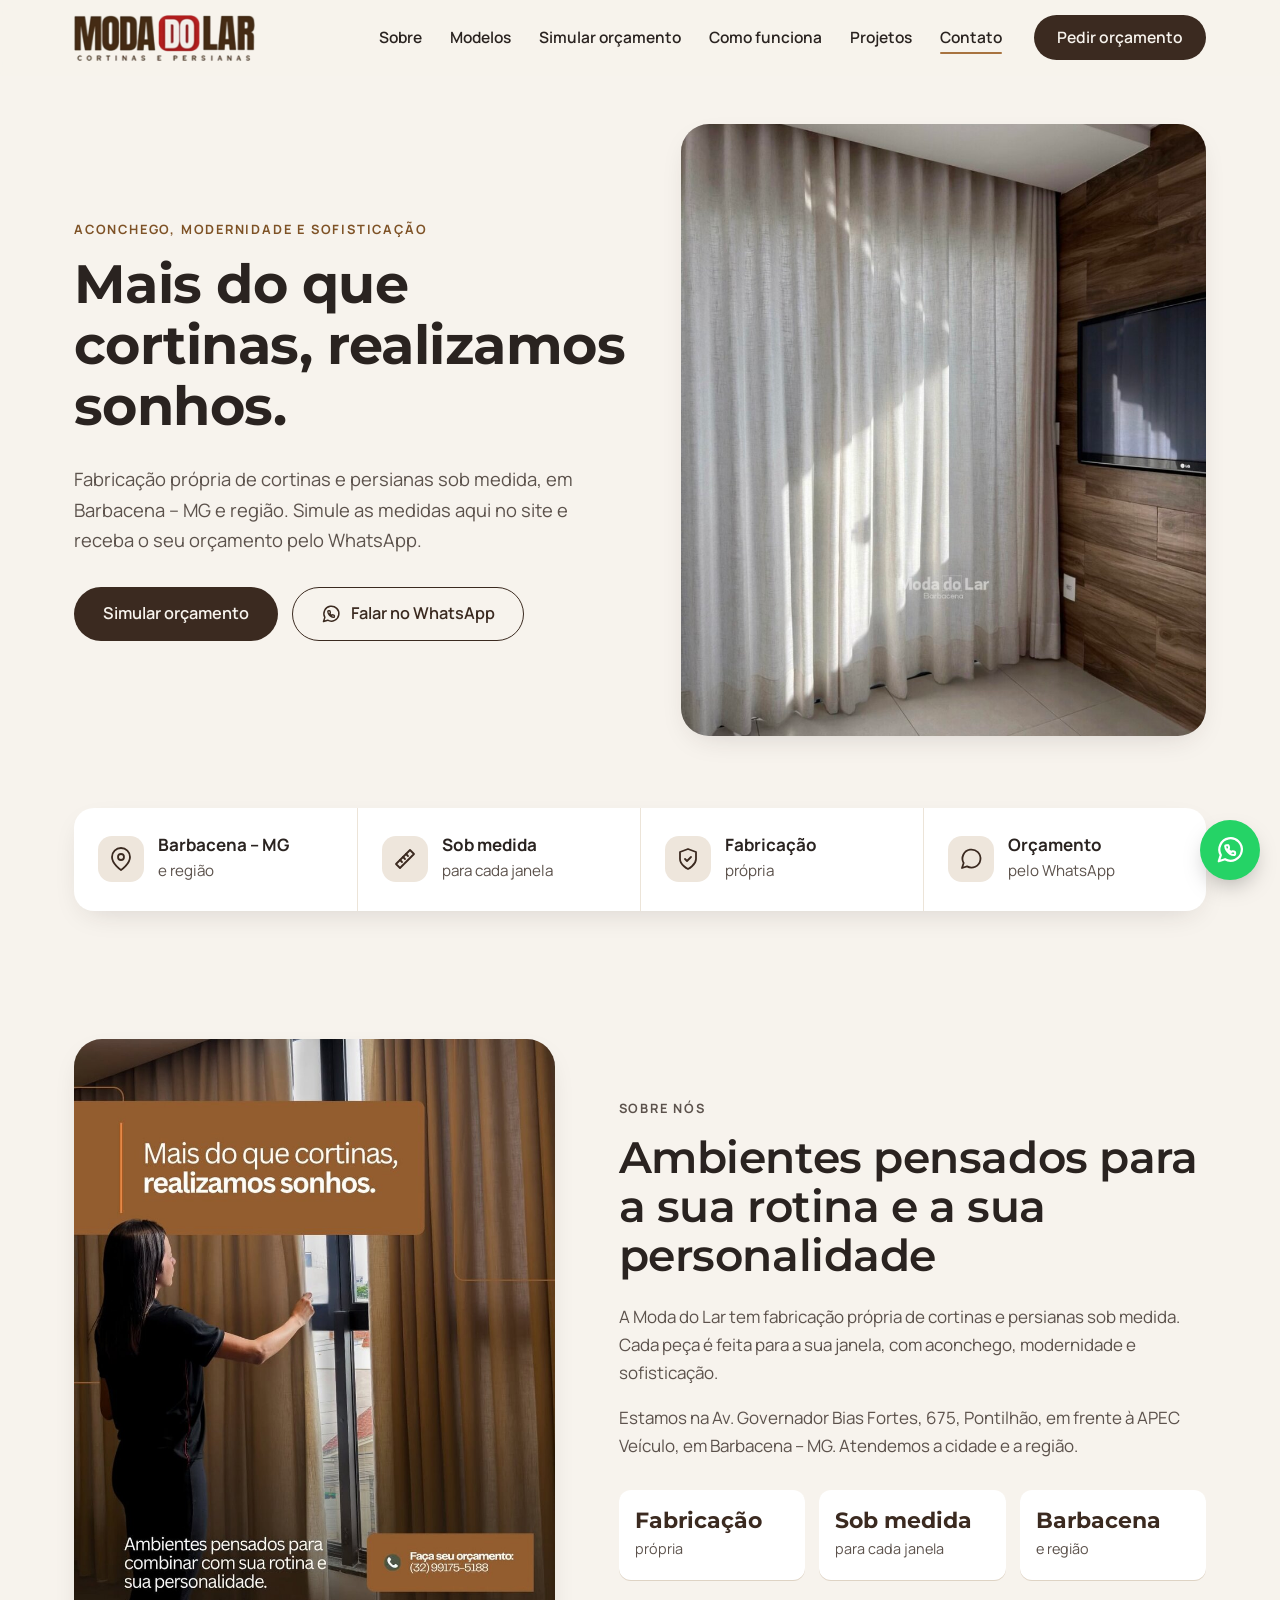
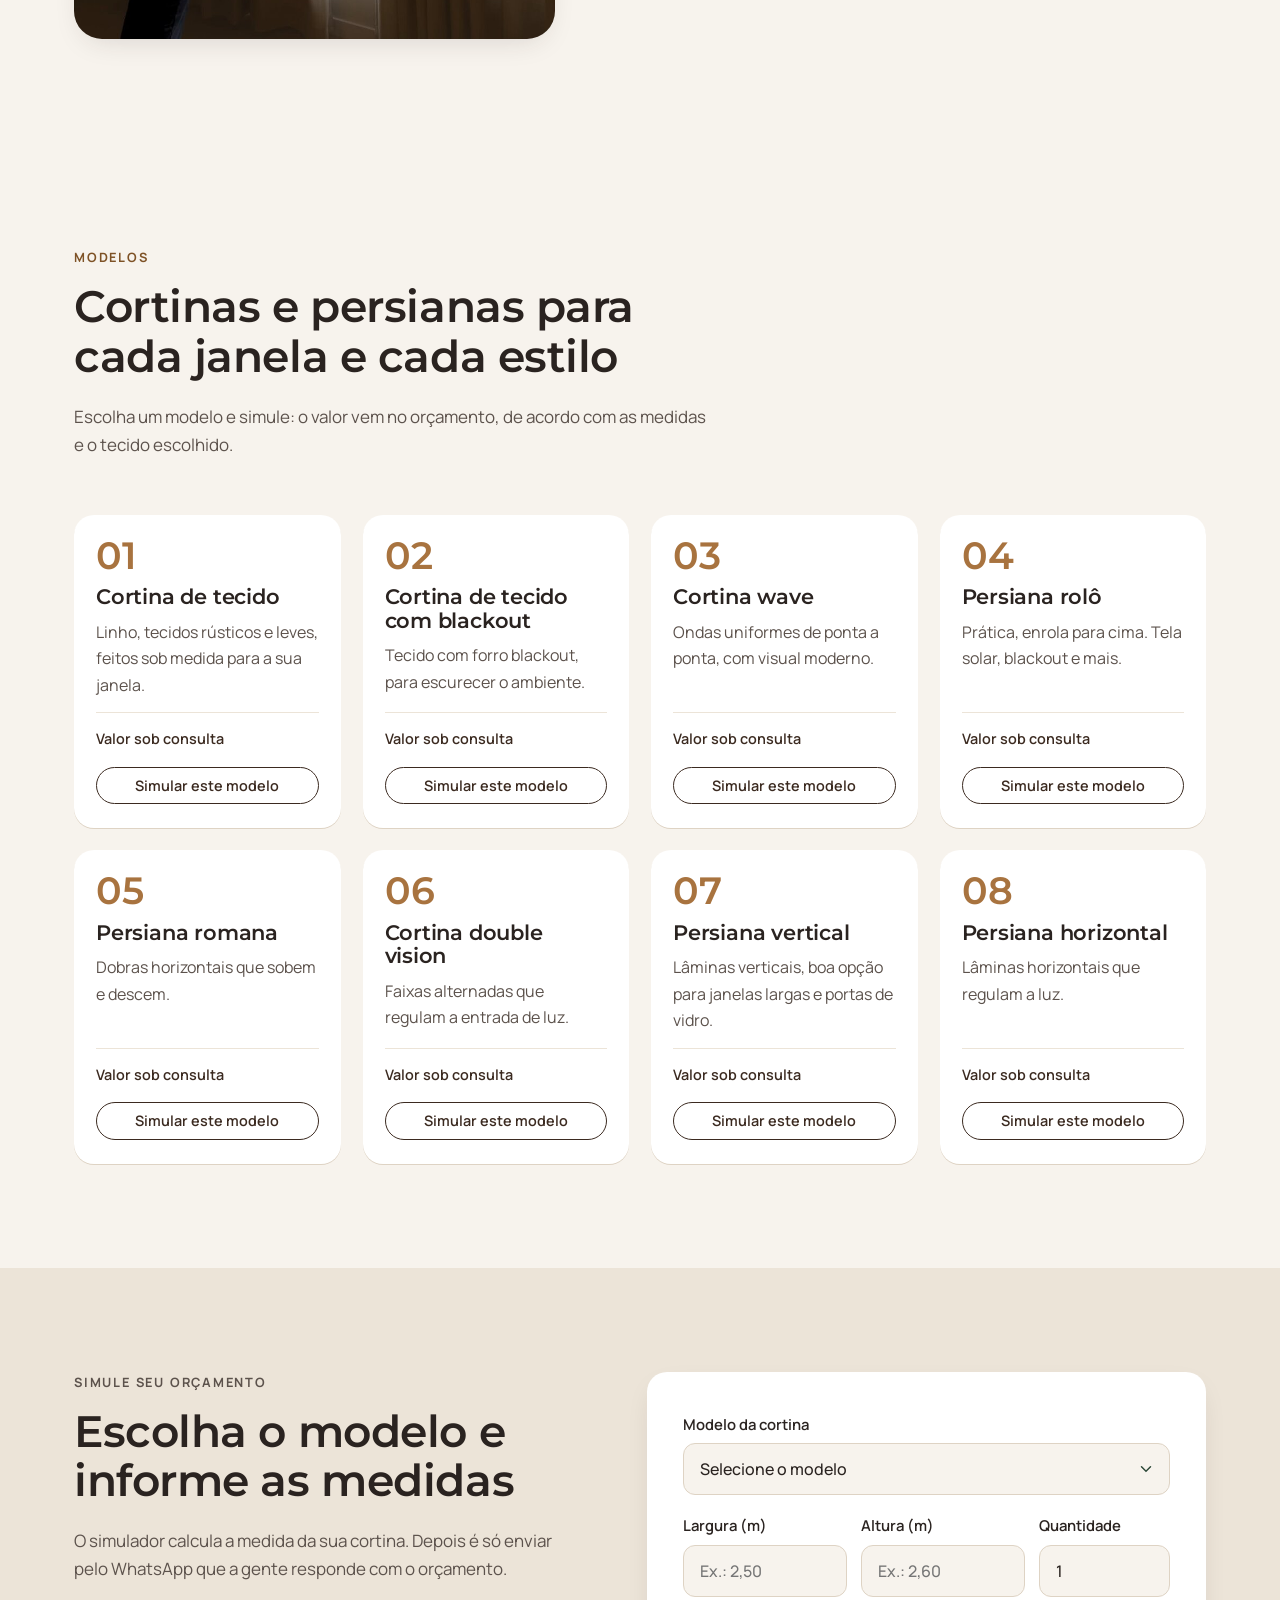
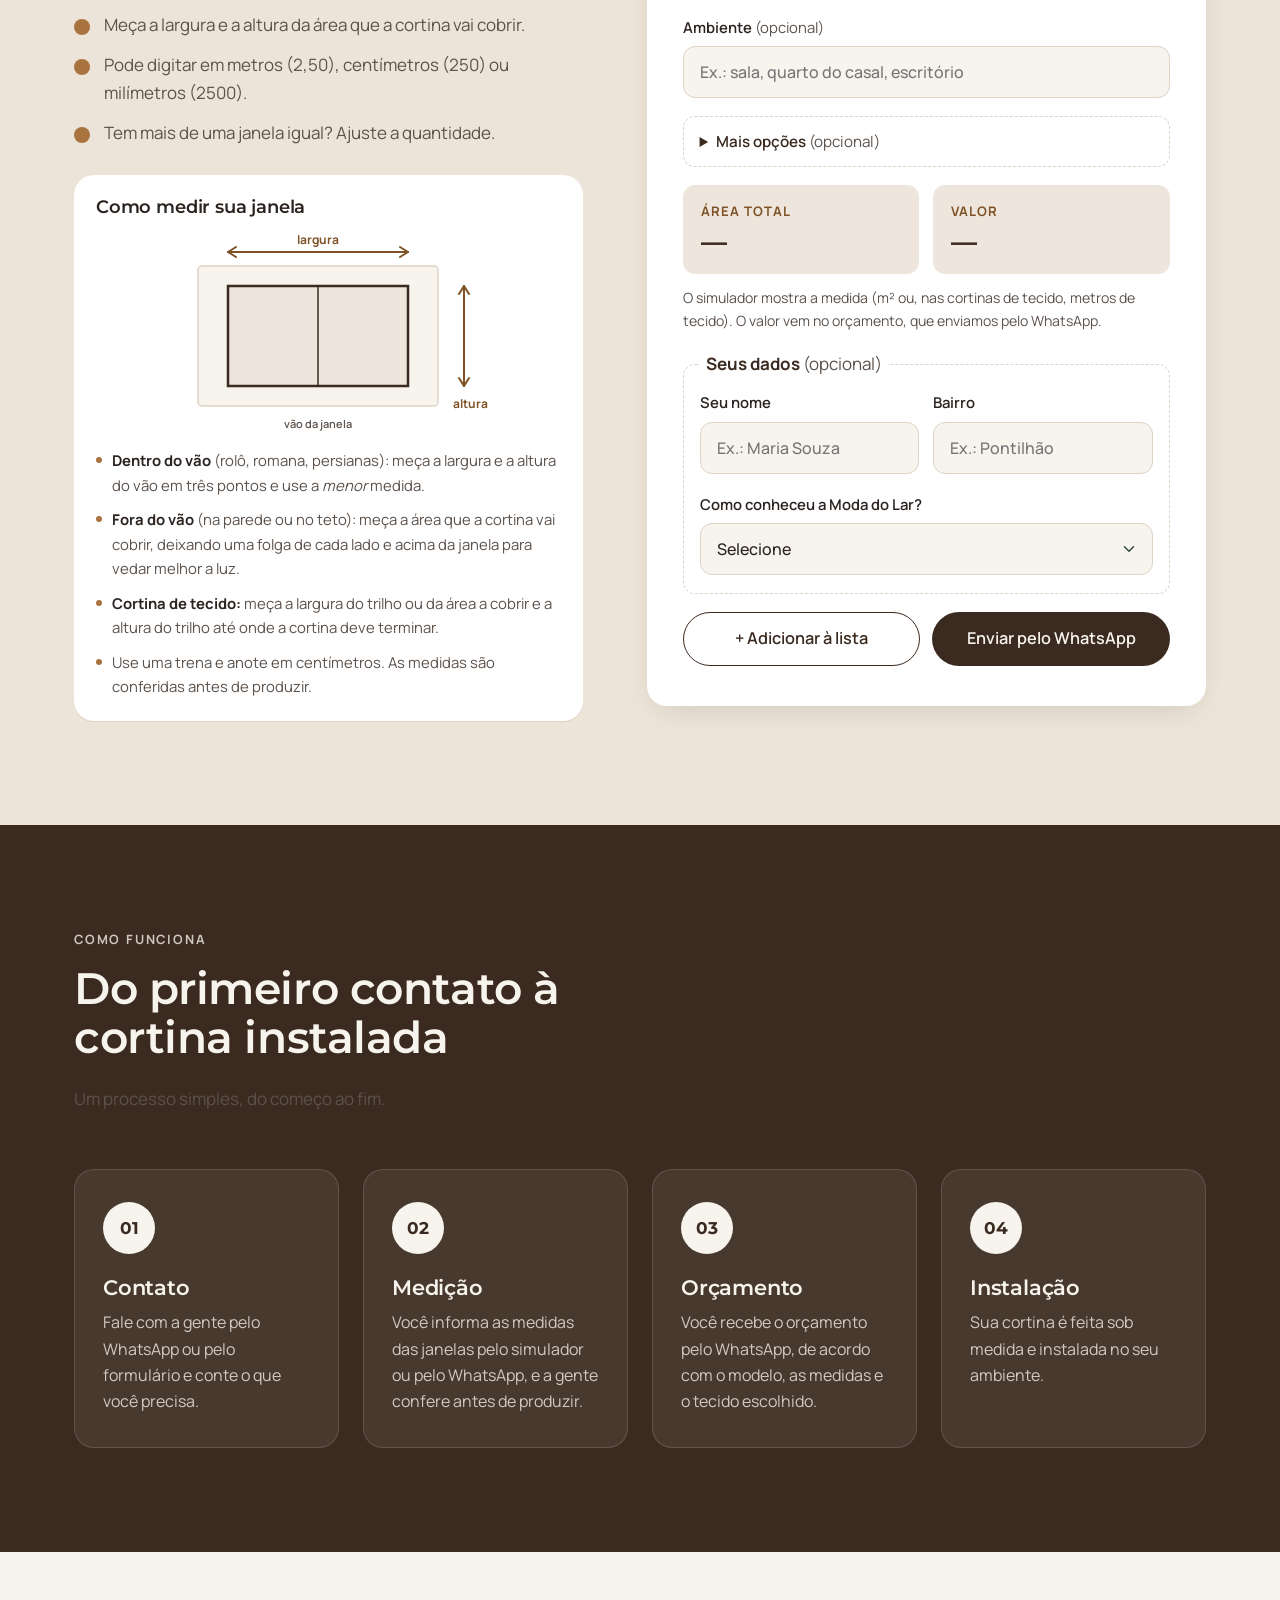
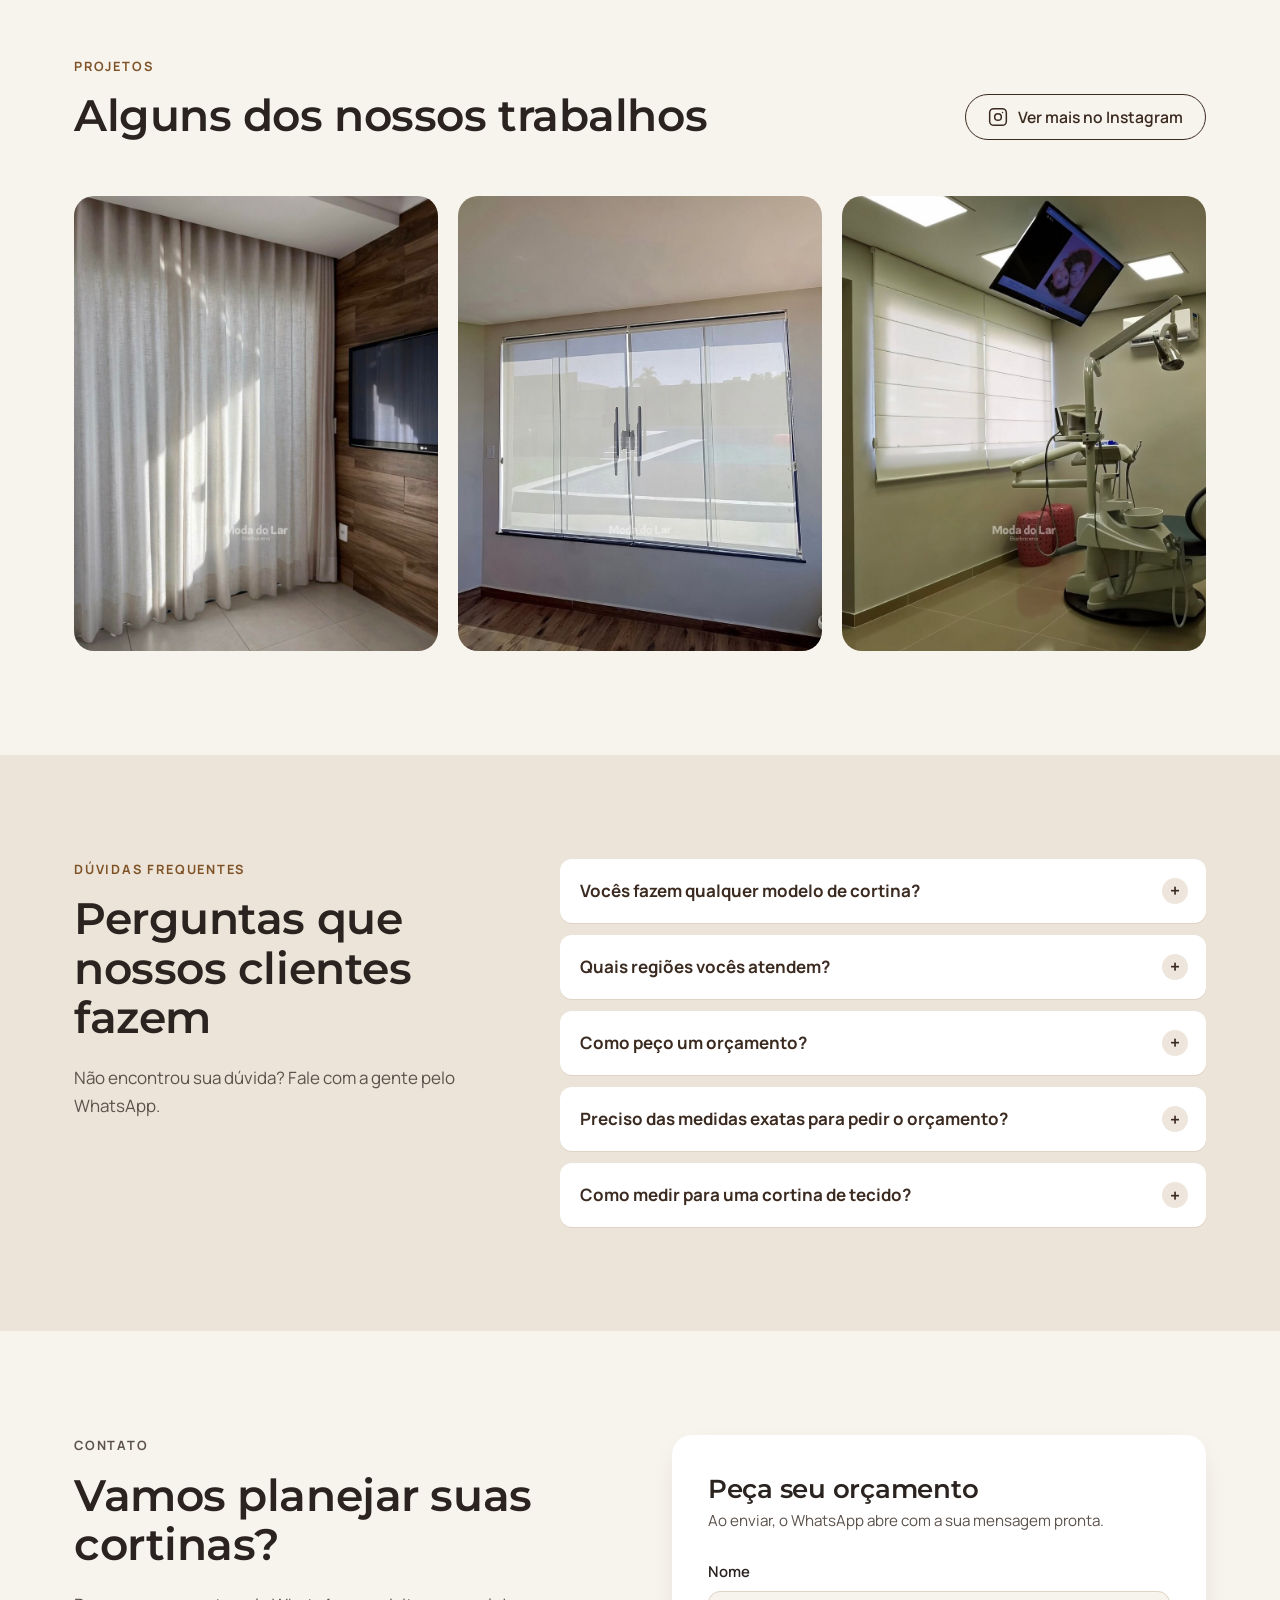
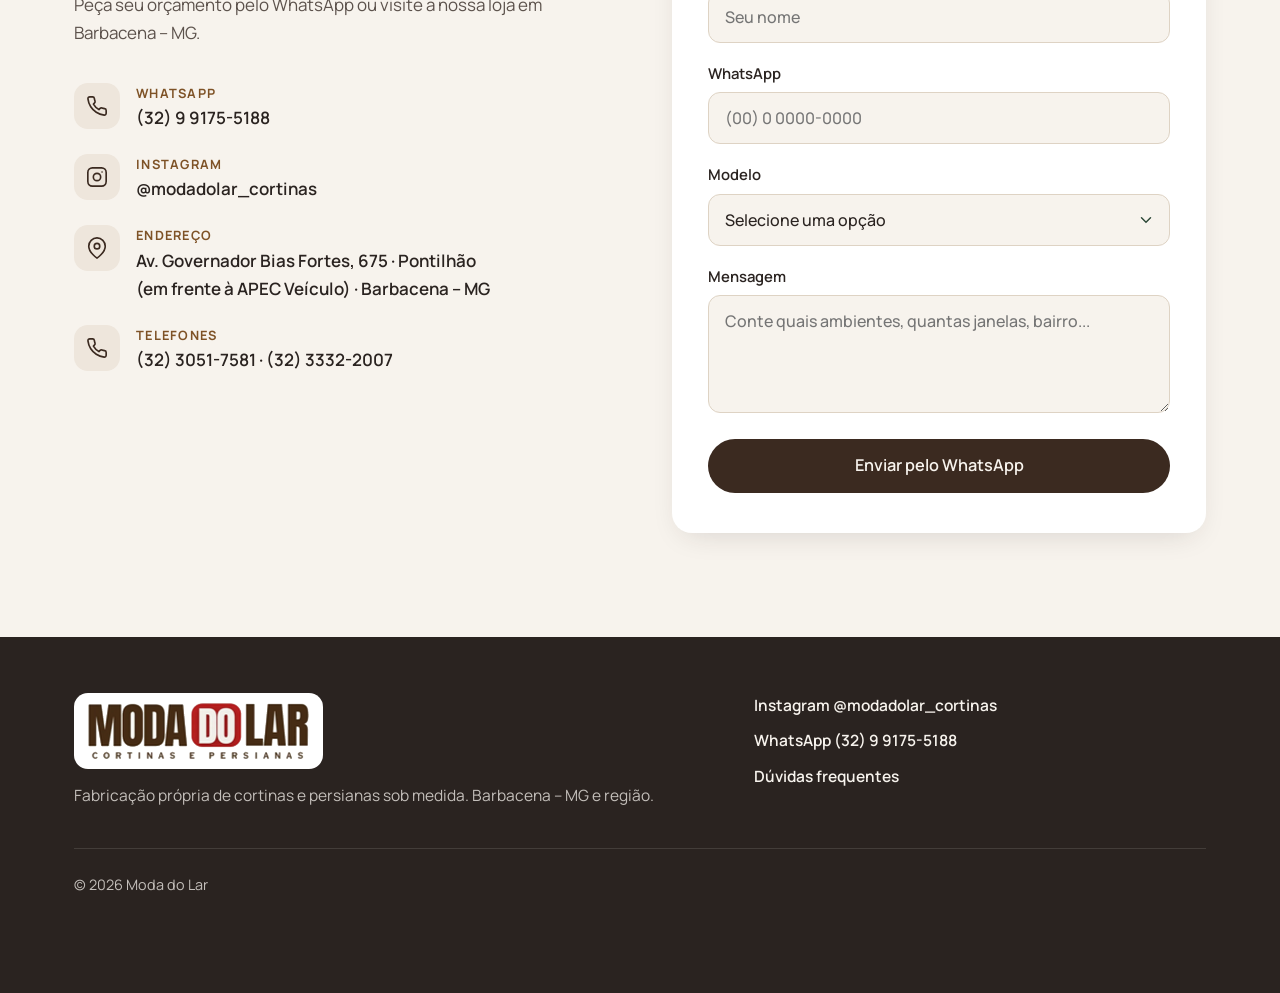
<file: index.html>
<!DOCTYPE html>
<html lang="pt-BR">
<head>
  <meta charset="UTF-8">
  <meta name="viewport" content="width=device-width, initial-scale=1">
  <title>Moda do Lar | Cortinas e persianas sob medida em Barbacena – MG</title>
  <meta name="description" content="Moda do Lar: fabricação própria de cortinas e persianas sob medida. Barbacena – MG e região. Peça seu orçamento pelo WhatsApp.">
  <meta name="theme-color" content="#3B2A20">
  <!-- Prévia para apresentar à cliente: fora do Google até ser aprovada. Remova esta linha ao publicar de vez. -->
  <meta name="robots" content="noindex">
  <meta property="og:type" content="website">
  <meta property="og:locale" content="pt_BR">
  <meta property="og:site_name" content="Moda do Lar">
  <meta property="og:title" content="Moda do Lar | Cortinas e persianas sob medida">
  <meta property="og:description" content="Fabricação própria de cortinas e persianas sob medida. Barbacena – MG e região.">
  <meta property="og:image" content="img/og-image.jpg">
  <meta property="og:image:alt" content="Logo da Moda do Lar Cortinas e Persianas">
  <meta name="twitter:card" content="summary_large_image">
  <link rel="icon" href="img/favicon.png" type="image/png">
  <link rel="apple-touch-icon" href="img/favicon-180.png">
  <link rel="preconnect" href="https://fonts.googleapis.com">
  <link rel="preconnect" href="https://fonts.gstatic.com" crossorigin>
  <link href="https://fonts.googleapis.com/css2?family=Montserrat:wght@500;600;700&family=Manrope:wght@400;500;600;700&display=swap" rel="stylesheet">
  <link rel="stylesheet" href="css/style.css?v=1">
  <script type="application/ld+json">
  {
    "@context": "https://schema.org",
    "@type": "HomeAndConstructionBusiness",
    "name": "Moda do Lar Cortinas e Persianas",
    "description": "Fabricação própria de cortinas e persianas sob medida.",
    "telephone": "+55 32 99175-5188",
    "address": {"@type": "PostalAddress", "streetAddress": "Av. Governador Bias Fortes, 675 - Pontilhão", "addressLocality": "Barbacena", "addressRegion": "MG", "addressCountry": "BR"},
    "areaServed": [{"@type": "City", "name": "Barbacena"}],
    "sameAs": ["https://www.instagram.com/modadolar_cortinas/"]
  }
  </script>
</head>
<body>

  <a class="skip-link" href="#conteudo">Pular para o conteúdo</a>

  <!-- 1. CABEÇALHO -->
  <header class="header" id="topo">
    <div class="container header__inner">
      <a href="#topo" class="logo" aria-label="Moda do Lar, voltar ao início">
        <img src="img/logo-moda.png" alt="Moda do Lar Cortinas e Persianas" width="868" height="220">
      </a>

      <nav class="nav" id="menu" aria-label="Menu principal">
        <ul class="nav__list">
          <li><a href="#sobre" class="nav__link">Sobre</a></li>
          <li><a href="#modelos" class="nav__link">Modelos</a></li>
          <li><a href="#simulador" class="nav__link">Simular orçamento</a></li>
          <li><a href="#como-funciona" class="nav__link">Como funciona</a></li>
          <li><a href="#projetos" class="nav__link">Projetos</a></li>
          <li><a href="#contato" class="nav__link">Contato</a></li>
        </ul>
        <a href="#contato" class="btn btn--primary nav__cta">Pedir orçamento</a>
      </nav>

      <button class="hamburger" type="button" aria-label="Abrir menu" aria-expanded="false" aria-controls="menu">
        <span></span><span></span><span></span>
      </button>
    </div>
  </header>

  <main id="conteudo">

    <!-- 2. HERO -->
    <section class="hero">
      <div class="container hero__inner">
        <div class="hero__text">
          <p class="eyebrow">Aconchego, modernidade e sofisticação</p>
          <h1>Mais do que cortinas, realizamos sonhos.</h1>
          <p class="hero__lead">Fabricação própria de cortinas e persianas sob medida, em Barbacena – MG e região. Simule as medidas aqui no site e receba o seu orçamento pelo WhatsApp.</p>
          <div class="hero__actions">
            <a href="#simulador" class="btn btn--primary btn--lg">Simular orçamento</a>
            <a href="https://wa.me/5532991755188" class="btn btn--outline btn--lg" data-whatsapp data-msg="Olá, Moda do Lar! Vim pelo site e gostaria de mais informações." target="_blank" rel="noopener">
              <svg class="icon" viewBox="0 0 24 24" aria-hidden="true"><path d="M3 21l1.65-4.95A9 9 0 1 1 8 19.4L3 21z"/><g transform="translate(7.3 7.3) scale(.4)" stroke-width="4"><path d="M22 16.92v3a2 2 0 0 1-2.18 2 19.79 19.79 0 0 1-8.63-3.07 19.5 19.5 0 0 1-6-6 19.79 19.79 0 0 1-3.07-8.67A2 2 0 0 1 4.11 2h3a2 2 0 0 1 2 1.72 12.84 12.84 0 0 0 .7 2.81 2 2 0 0 1-.45 2.11L8.09 9.91a16 16 0 0 0 6 6l1.27-1.27a2 2 0 0 1 2.11-.45 12.84 12.84 0 0 0 2.81.7A2 2 0 0 1 22 16.92z"/></g></svg>
              Falar no WhatsApp
            </a>
          </div>
        </div>
        <figure class="hero__media media" data-label="Foto grande: ambiente com cortina instalada (img/hero.jpg)">
          <img src="img/hero.jpg" alt="Cortina de linho em sala com painel de madeira, trabalho da Moda do Lar" fetchpriority="high">
        </figure>
      </div>
    </section>

    <!-- 3. DIFERENCIAIS -->
    <section class="perks" aria-label="Nossos diferenciais">
      <div class="container">
        <ul class="perks__list">
          <li class="perk">
            <svg class="perk__icon" viewBox="0 0 24 24" aria-hidden="true"><path d="M21 10c0 7-9 13-9 13s-9-6-9-13a9 9 0 0 1 18 0z"/><circle cx="12" cy="10" r="3"/></svg>
            <div><strong>Barbacena – MG</strong><span>e região</span></div>
          </li>
          <li class="perk">
            <svg class="perk__icon" viewBox="0 0 24 24" aria-hidden="true"><path d="M3 17 17 3l4 4L7 21z"/><path d="m7 13 2 2M10 10l2 2M13 7l2 2"/></svg>
            <div><strong>Sob medida</strong><span>para cada janela</span></div>
          </li>
          <li class="perk">
            <svg class="perk__icon" viewBox="0 0 24 24" aria-hidden="true"><path d="M12 22s8-4 8-10V5l-8-3-8 3v7c0 6 8 10 8 10z"/><path d="m9 12 2 2 4-4"/></svg>
            <div><strong>Fabricação</strong><span>própria</span></div>
          </li>
          <li class="perk">
            <svg class="perk__icon" viewBox="0 0 24 24" aria-hidden="true"><path d="M3 21l1.65-4.95A9 9 0 1 1 8 19.4L3 21z"/></svg>
            <div><strong>Orçamento</strong><span>pelo WhatsApp</span></div>
          </li>
        </ul>
      </div>
    </section>

    <!-- SOBRE NÓS -->
    <section class="section" id="sobre">
      <div class="container sobre">
        <figure class="media sobre__media" data-label="Foto: ambiente com cortina (img/sobre.jpg)">
          <img src="img/sobre.jpg" alt="Cliente abrindo cortina de tecido, da Moda do Lar" loading="lazy">
        </figure>
        <div class="sobre__texto">
          <p class="eyebrow">Sobre nós</p>
          <h2>Ambientes pensados para a sua rotina e a sua personalidade</h2>
          <p>A Moda do Lar tem fabricação própria de cortinas e persianas sob medida. Cada peça é feita para a sua janela, com aconchego, modernidade e sofisticação.</p>
          <p>Estamos na Av. Governador Bias Fortes, 675, Pontilhão, em frente à APEC Veículo, em Barbacena – MG. Atendemos a cidade e a região.</p>
          <ul class="sobre__destaques">
            <li><strong>Fabricação</strong><span>própria</span></li>
            <li><strong>Sob medida</strong><span>para cada janela</span></li>
            <li><strong>Barbacena</strong><span>e região</span></li>
          </ul>
        </div>
      </div>
    </section>

    <!-- 4. MODELOS -->
    <section class="section" id="modelos">
      <div class="container">
        <div class="section__head">
          <p class="eyebrow">Modelos</p>
          <h2>Cortinas e persianas para cada janela e cada estilo</h2>
          <p>Escolha um modelo e simule: o valor vem no orçamento, de acordo com as medidas e o tecido escolhido.</p>
        </div>

        <div class="products">
          <article class="card product">
            <div class="product__body">
              <span class="product__num" aria-hidden="true">01</span>
              <h3>Cortina de tecido</h3>
              <p>Linho, tecidos rústicos e leves, feitos sob medida para a sua janela.</p>
              <p class="product__price">Valor sob consulta</p>
              <button type="button" class="btn btn--outline btn--sm product__sim" data-modelo="Cortina de tecido">Simular este modelo</button>
            </div>
          </article>
          <article class="card product">
            <div class="product__body">
              <span class="product__num" aria-hidden="true">02</span>
              <h3>Cortina de tecido com blackout</h3>
              <p>Tecido com forro blackout, para escurecer o ambiente.</p>
              <p class="product__price">Valor sob consulta</p>
              <button type="button" class="btn btn--outline btn--sm product__sim" data-modelo="Cortina de tecido com blackout">Simular este modelo</button>
            </div>
          </article>
          <article class="card product">
            <div class="product__body">
              <span class="product__num" aria-hidden="true">03</span>
              <h3>Cortina wave</h3>
              <p>Ondas uniformes de ponta a ponta, com visual moderno.</p>
              <p class="product__price">Valor sob consulta</p>
              <button type="button" class="btn btn--outline btn--sm product__sim" data-modelo="Cortina wave">Simular este modelo</button>
            </div>
          </article>
          <article class="card product">
            <div class="product__body">
              <span class="product__num" aria-hidden="true">04</span>
              <h3>Persiana rolô</h3>
              <p>Prática, enrola para cima. Tela solar, blackout e mais.</p>
              <p class="product__price">Valor sob consulta</p>
              <button type="button" class="btn btn--outline btn--sm product__sim" data-modelo="Persiana rolô">Simular este modelo</button>
            </div>
          </article>
          <article class="card product">
            <div class="product__body">
              <span class="product__num" aria-hidden="true">05</span>
              <h3>Persiana romana</h3>
              <p>Dobras horizontais que sobem e descem.</p>
              <p class="product__price">Valor sob consulta</p>
              <button type="button" class="btn btn--outline btn--sm product__sim" data-modelo="Persiana romana">Simular este modelo</button>
            </div>
          </article>
          <article class="card product">
            <div class="product__body">
              <span class="product__num" aria-hidden="true">06</span>
              <h3>Cortina double vision</h3>
              <p>Faixas alternadas que regulam a entrada de luz.</p>
              <p class="product__price">Valor sob consulta</p>
              <button type="button" class="btn btn--outline btn--sm product__sim" data-modelo="Cortina double vision">Simular este modelo</button>
            </div>
          </article>
          <article class="card product">
            <div class="product__body">
              <span class="product__num" aria-hidden="true">07</span>
              <h3>Persiana vertical</h3>
              <p>Lâminas verticais, boa opção para janelas largas e portas de vidro.</p>
              <p class="product__price">Valor sob consulta</p>
              <button type="button" class="btn btn--outline btn--sm product__sim" data-modelo="Persiana vertical">Simular este modelo</button>
            </div>
          </article>
          <article class="card product">
            <div class="product__body">
              <span class="product__num" aria-hidden="true">08</span>
              <h3>Persiana horizontal</h3>
              <p>Lâminas horizontais que regulam a luz.</p>
              <p class="product__price">Valor sob consulta</p>
              <button type="button" class="btn btn--outline btn--sm product__sim" data-modelo="Persiana horizontal">Simular este modelo</button>
            </div>
          </article>
        </div>
      </div>
    </section>

    <!-- 4b. SIMULADOR DE ORÇAMENTO -->
    <section class="section section--soft" id="simulador">
      <div class="container sim">
        <div class="sim__intro">
          <p class="eyebrow">Simule seu orçamento</p>
          <h2>Escolha o modelo e informe as medidas</h2>
          <p>O simulador calcula a medida da sua cortina. Depois é só enviar pelo WhatsApp que a gente responde com o orçamento.</p>
          <ul class="sim__tips">
            <li>Meça a largura e a altura da área que a cortina vai cobrir.</li>
            <li>Pode digitar em metros (2,50), centímetros (250) ou milímetros (2500).</li>
            <li>Tem mais de uma janela igual? Ajuste a quantidade.</li>
          </ul>
          <div class="medir">
            <h3>Como medir sua janela</h3>
            <svg class="medir__desenho" viewBox="0 0 340 210" role="img" aria-label="Desenho de uma janela mostrando onde medir a largura e a altura">
              <rect x="40" y="38" width="240" height="140" rx="4" class="medir__parede"/>
              <rect x="70" y="58" width="180" height="100" class="medir__vao"/>
              <line x1="160" y1="58" x2="160" y2="158" class="medir__divisao"/>
              <line x1="70" y1="24" x2="250" y2="24" class="medir__seta"/>
              <polyline points="78,19 70,24 78,29" class="medir__seta"/>
              <polyline points="242,19 250,24 242,29" class="medir__seta"/>
              <text x="160" y="16" class="medir__texto">largura</text>
              <line x1="306" y1="58" x2="306" y2="158" class="medir__seta"/>
              <polyline points="301,66 306,58 311,66" class="medir__seta"/>
              <polyline points="301,150 306,158 311,150" class="medir__seta"/>
              <text x="312" y="180" class="medir__texto">altura</text>
              <text x="160" y="200" class="medir__legenda">vão da janela</text>
            </svg>
            <ul class="medir__passos">
              <li><strong>Dentro do vão</strong> (rolô, romana, persianas): meça a largura e a altura do vão em três pontos e use a <em>menor</em> medida.</li>
              <li><strong>Fora do vão</strong> (na parede ou no teto): meça a área que a cortina vai cobrir, deixando uma folga de cada lado e acima da janela para vedar melhor a luz.</li>
              <li><strong>Cortina de tecido:</strong> meça a largura do trilho ou da área a cobrir e a altura do trilho até onde a cortina deve terminar.</li>
              <li>Use uma trena e anote em centímetros. As medidas são conferidas antes de produzir.</li>
            </ul>
          </div>
        </div>

        <form class="card form sim__form" id="form-simulador" novalidate>
          <div class="field">
            <label for="sim-modelo">Modelo da cortina</label>
            <select id="sim-modelo" name="modelo" required>
              <option value="" disabled selected>Selecione o modelo</option>
              <optgroup label="Cortinas">
                <option data-calculo="tecido">Cortina de tecido</option>
                <option data-calculo="tecido">Cortina de tecido com blackout</option>
                <option data-calculo="tecido">Cortina wave</option>
                <option>Persiana rolô</option>
                <option>Persiana romana</option>
                <option>Cortina double vision</option>
              </optgroup>
              <optgroup label="Persianas">
                <option>Persiana vertical</option>
                <option>Persiana horizontal</option>
              </optgroup>
              <optgroup label="Outros">
                <option>Outro modelo</option>
              </optgroup>
            </select>
          </div>

          <div class="sim__row">
            <div class="field">
              <label for="sim-largura">Largura (m)</label>
              <input type="text" id="sim-largura" name="largura" inputmode="decimal" maxlength="7" autocomplete="off" placeholder="Ex.: 2,50" required>
            </div>
            <div class="field">
              <label for="sim-altura">Altura (m)</label>
              <input type="text" id="sim-altura" name="altura" inputmode="decimal" maxlength="7" autocomplete="off" placeholder="Ex.: 2,60" required>
            </div>
            <div class="field sim__qtd">
              <label for="sim-qtd">Quantidade</label>
              <input type="text" id="sim-qtd" name="quantidade" inputmode="numeric" maxlength="2" autocomplete="off" value="1" required>
            </div>
          </div>

          <div class="field">
            <label for="sim-ambiente">Ambiente <span class="field__opt">(opcional)</span></label>
            <input type="text" id="sim-ambiente" name="ambiente" placeholder="Ex.: sala, quarto do casal, escritório">
          </div>

          <!-- Acessório opcional: aparece só nos modelos com data-guia (cortina rolô) -->
          <label class="sim__opcional" id="sim-guia-campo" hidden>
            <input type="checkbox" id="sim-guia" name="guia">
            Incluir guia <span class="field__opt">(opcional)</span>
          </label>

          <details class="sim__extras">
            <summary>Mais opções <span class="field__opt">(opcional)</span></summary>
            <div class="sim__row sim__row--2">
              <div class="field">
                <label for="sim-acionamento">Acionamento</label>
                <select id="sim-acionamento" name="acionamento">
                  <option value="">Tanto faz</option>
                  <option>Manual</option>
                  <option>Motorizado</option>
                </select>
              </div>
              <div class="field">
                <label for="sim-comando">Lado do comando</label>
                <select id="sim-comando" name="comando">
                  <option value="">Tanto faz</option>
                  <option>Esquerdo</option>
                  <option>Direito</option>
                </select>
              </div>
              <div class="field">
                <label for="sim-instalacao">Instalação</label>
                <select id="sim-instalacao" name="instalacao">
                  <option value="">Não sei</option>
                  <option>Dentro do vão</option>
                  <option>Fora do vão (na parede)</option>
                  <option>No teto</option>
                </select>
              </div>
              <div class="field">
                <label for="sim-cor">Cor ou tecido</label>
                <input type="text" id="sim-cor" name="cor" placeholder="Ex.: linho bege, blackout branco">
              </div>
            </div>
          </details>

          <div class="sim__result" aria-live="polite">
            <div>
              <span id="sim-area-rotulo">Área total</span>
              <strong id="sim-area">—</strong>
            </div>
            <div>
              <span>Valor</span>
              <strong id="sim-valor">—</strong>
            </div>
          </div>
          <p class="sim__note sim__calculo" id="sim-calculo" hidden></p>
          <p class="sim__condicoes" id="sim-condicoes" hidden></p>
          <p class="sim__note" id="sim-nota">O simulador mostra a medida (m² ou, nas cortinas de tecido, metros de tecido). O valor vem no orçamento, que enviamos pelo WhatsApp.</p>

          <fieldset class="sim__cliente">
            <legend>Seus dados <span class="field__opt">(opcional)</span></legend>
            <div class="sim__row sim__row--2">
              <div class="field">
                <label for="sim-cliente">Seu nome</label>
                <input type="text" id="sim-cliente" name="cliente" autocomplete="name" maxlength="60" placeholder="Ex.: Maria Souza">
              </div>
              <div class="field">
                <label for="sim-bairro">Bairro</label>
                <input type="text" id="sim-bairro" name="bairro" maxlength="40" placeholder="Ex.: Pontilhão">
              </div>
            </div>
            <div class="field">
              <label for="sim-origem">Como conheceu a Moda do Lar?</label>
              <select id="sim-origem" name="origem">
                <option value="">Selecione</option>
                <option>Instagram</option>
                <option>Google</option>
                <option>Indicação de amigo ou parente</option>
                <option>Arquiteto ou decorador</option>
                <option>Já sou cliente</option>
                <option>Outro</option>
              </select>
            </div>
          </fieldset>

          <p class="form__error" role="alert" hidden></p>

          <div class="sim__actions">
            <button type="button" class="btn btn--outline btn--lg" id="sim-adicionar">+ Adicionar à lista</button>
            <button type="submit" class="btn btn--primary btn--lg">Enviar pelo WhatsApp</button>
          </div>

          <div class="sim__lista" id="sim-lista" hidden>
            <h3>Sua lista de orçamento</h3>
            <ul id="sim-itens"></ul>
            <p class="sim__total">Valor: <strong id="sim-total">—</strong></p>
            <p class="sim__condicoes" id="sim-total-condicoes" hidden></p>
            <p class="sim__note">Tem mais janelas? Preencha as medidas acima e clique em "Adicionar à lista". Ao enviar, a lista inteira vai em uma única mensagem.</p>
          </div>
        </form>
      </div>
    </section>

    <!-- 5. COMO FUNCIONA -->
    <section class="section section--green" id="como-funciona">
      <div class="container">
        <div class="section__head">
          <p class="eyebrow eyebrow--light">Como funciona</p>
          <h2>Do primeiro contato à cortina instalada</h2>
          <p>Um processo simples, do começo ao fim.</p>
        </div>

        <ol class="steps">
          <li class="step">
            <span class="step__num" aria-hidden="true">01</span>
            <h3>Contato</h3>
            <p>Fale com a gente pelo WhatsApp ou pelo formulário e conte o que você precisa.</p>
          </li>
          <li class="step">
            <span class="step__num" aria-hidden="true">02</span>
            <h3>Medição</h3>
            <p>Você informa as medidas das janelas pelo simulador ou pelo WhatsApp, e a gente confere antes de produzir.</p>
          </li>
          <li class="step">
            <span class="step__num" aria-hidden="true">03</span>
            <h3>Orçamento</h3>
            <p>Você recebe o orçamento pelo WhatsApp, de acordo com o modelo, as medidas e o tecido escolhido.</p>
          </li>
          <li class="step">
            <span class="step__num" aria-hidden="true">04</span>
            <h3>Instalação</h3>
            <p>Sua cortina é feita sob medida e instalada no seu ambiente.</p>
          </li>
        </ol>
      </div>
    </section>

    <!-- 6. PROJETOS -->
    <section class="section" id="projetos">
      <div class="container">
        <div class="section__head section__head--row">
          <div>
            <p class="eyebrow">Projetos</p>
            <h2>Alguns dos nossos trabalhos</h2>
          </div>
          <a href="https://www.instagram.com/modadolar_cortinas/" class="btn btn--outline" target="_blank" rel="noopener" data-instagram>
            <svg class="icon" viewBox="0 0 24 24" aria-hidden="true"><rect x="2" y="2" width="20" height="20" rx="5"/><circle cx="12" cy="12" r="4"/><path d="M17.5 6.5h.01"/></svg>
            Ver mais no Instagram
          </a>
        </div>

        <div class="gallery gallery--3">
          <figure class="media gallery__item" data-label="Cortina de linho em sala">
            <img src="img/projeto-01.jpg" alt="Cortina de linho em sala, trabalho da Moda do Lar" loading="lazy">
          </figure>
          <figure class="media gallery__item" data-label="Persiana rolô tela solar">
            <img src="img/projeto-02.jpg" alt="Persiana rolô tela solar, trabalho da Moda do Lar" loading="lazy">
          </figure>
          <figure class="media gallery__item" data-label="Persiana romana translúcida">
            <img src="img/projeto-03.jpg" alt="Persiana romana translúcida, trabalho da Moda do Lar" loading="lazy">
          </figure>
        </div>
      </div>
    </section>

    <!-- PERGUNTAS FREQUENTES -->
    <section class="section section--soft" id="duvidas">
      <div class="container faq">
        <div class="section__head">
          <p class="eyebrow">Dúvidas frequentes</p>
          <h2>Perguntas que nossos clientes fazem</h2>
          <p>Não encontrou sua dúvida? Fale com a gente pelo WhatsApp.</p>
        </div>

        <div class="faq__lista">
          <details class="faq__item">
            <summary>Vocês fazem qualquer modelo de cortina?</summary>
            <p>Temos fabricação própria de cortinas e persianas sob medida. Se o modelo que você procura não está na lista, é só chamar no WhatsApp.</p>
          </details>
          <details class="faq__item">
            <summary>Quais regiões vocês atendem?</summary>
            <p>Atendemos Barbacena – MG e região.</p>
          </details>
          <details class="faq__item">
            <summary>Como peço um orçamento?</summary>
            <p>Use o simulador aqui do site: escolha o modelo, informe as medidas e envie pelo WhatsApp. Se preferir, chame direto no WhatsApp e conte o que você precisa.</p>
          </details>
          <details class="faq__item">
            <summary>Preciso das medidas exatas para pedir o orçamento?</summary>
            <p>Não. Medidas aproximadas já servem para o orçamento. As medidas finais são conferidas antes de produzir a cortina.</p>
          </details>
          <details class="faq__item">
            <summary>Como medir para uma cortina de tecido?</summary>
            <p>Meça a largura do trilho ou da área que a cortina vai cobrir e a altura do trilho até onde a cortina deve terminar. Use uma trena e anote em centímetros.</p>
          </details>
        </div>
      </div>
    </section>

    <!-- 7. CONTATO -->
    <section class="section" id="contato">
      <div class="container contact">
        <div class="contact__info">
          <p class="eyebrow">Contato</p>
          <h2>Vamos planejar suas cortinas?</h2>
          <p>Peça seu orçamento pelo WhatsApp ou visite a nossa loja em Barbacena – MG.</p>

          <ul class="contact__list">
            <li>
              <svg class="icon" viewBox="0 0 24 24" aria-hidden="true"><path d="M22 16.92v3a2 2 0 0 1-2.18 2 19.79 19.79 0 0 1-8.63-3.07 19.5 19.5 0 0 1-6-6 19.79 19.79 0 0 1-3.07-8.67A2 2 0 0 1 4.11 2h3a2 2 0 0 1 2 1.72 12.84 12.84 0 0 0 .7 2.81 2 2 0 0 1-.45 2.11L8.09 9.91a16 16 0 0 0 6 6l1.27-1.27a2 2 0 0 1 2.11-.45 12.84 12.84 0 0 0 2.81.7A2 2 0 0 1 22 16.92z"/></svg>
              <div><span>WhatsApp</span><a href="https://wa.me/5532991755188" data-whatsapp target="_blank" rel="noopener">(32) 9 9175-5188</a></div>
            </li>
            <li>
              <svg class="icon" viewBox="0 0 24 24" aria-hidden="true"><rect x="2" y="2" width="20" height="20" rx="5"/><circle cx="12" cy="12" r="4"/><path d="M17.5 6.5h.01"/></svg>
              <div><span>Instagram</span><a href="https://www.instagram.com/modadolar_cortinas/" data-instagram target="_blank" rel="noopener">@modadolar_cortinas</a></div>
            </li>
            <li>
              <svg class="icon" viewBox="0 0 24 24" aria-hidden="true"><path d="M21 10c0 7-9 13-9 13s-9-6-9-13a9 9 0 0 1 18 0z"/><circle cx="12" cy="10" r="3"/></svg>
              <div><span>Endereço</span><address>Av. Governador Bias Fortes, 675 · Pontilhão<br>(em frente à APEC Veículo) · Barbacena – MG</address></div></li>
            <li>
              <svg class="icon" viewBox="0 0 24 24" aria-hidden="true"><path d="M22 16.92v3a2 2 0 0 1-2.18 2 19.79 19.79 0 0 1-8.63-3.07 19.5 19.5 0 0 1-6-6 19.79 19.79 0 0 1-3.07-8.67A2 2 0 0 1 4.11 2h3a2 2 0 0 1 2 1.72c.13.96.36 1.9.7 2.81a2 2 0 0 1-.45 2.11L8.09 9.91a16 16 0 0 0 6 6l1.27-1.27a2 2 0 0 1 2.11-.45c.91.34 1.85.57 2.81.7A2 2 0 0 1 22 16.92z"/></svg>
              <div><span>Telefones</span><p>(32) 3051-7581 · (32) 3332-2007</p></div>
            </li>
          </ul>
        </div>

        <form class="card form" id="form-orcamento" novalidate>
          <h3>Peça seu orçamento</h3>
          <p class="form__hint">Ao enviar, o WhatsApp abre com a sua mensagem pronta.</p>

          <div class="field">
            <label for="nome">Nome</label>
            <input type="text" id="nome" name="nome" autocomplete="name" placeholder="Seu nome" required>
          </div>

          <div class="field">
            <label for="whatsapp">WhatsApp</label>
            <input type="tel" id="whatsapp" name="whatsapp" autocomplete="tel" inputmode="numeric" maxlength="16" placeholder="(00) 0 0000-0000" required>
          </div>

          <div class="field">
            <label for="produto">Modelo</label>
            <select id="produto" name="produto" required>
              <option value="" disabled selected>Selecione uma opção</option>
              <option>Cortina de tecido</option>
              <option>Cortina de tecido com blackout</option>
              <option>Cortina wave</option>
              <option>Persiana rolô</option>
              <option>Persiana romana</option>
              <option>Cortina double vision</option>
              <option>Persiana vertical</option>
              <option>Persiana horizontal</option>
              <option>Outro modelo</option>
              <option>Ainda não sei / quero orientação</option>
            </select>
          </div>

          <div class="field">
            <label for="mensagem">Mensagem</label>
            <textarea id="mensagem" name="mensagem" rows="4" placeholder="Conte quais ambientes, quantas janelas, bairro..."></textarea>
          </div>

          <p class="form__error" role="alert" hidden></p>

          <button type="submit" class="btn btn--primary btn--lg btn--block">Enviar pelo WhatsApp</button>
        </form>
      </div>
    </section>
  </main>

  <!-- 8. RODAPÉ -->
  <footer class="footer">
    <div class="container footer__inner">
      <div class="footer__brand">
        <a href="#topo" class="logo logo--light" aria-label="Moda do Lar, voltar ao início">
          <img src="img/logo-moda.png" alt="Moda do Lar Cortinas e Persianas" width="868" height="220" loading="lazy">
        </a>
        <p>Fabricação própria de cortinas e persianas sob medida. Barbacena – MG e região.</p>
      </div>

      <ul class="footer__links">
        <li><a href="https://www.instagram.com/modadolar_cortinas/" target="_blank" rel="noopener" data-instagram>Instagram @modadolar_cortinas</a></li>
        <li><a href="https://wa.me/5532991755188" target="_blank" rel="noopener" data-whatsapp>WhatsApp (32) 9 9175-5188</a></li>
        <li><a href="#duvidas">Dúvidas frequentes</a></li>
      </ul>

      <p class="footer__legal">© <span id="ano">2026</span> Moda do Lar</p>
    </div>
  </footer>

  <!-- Botão flutuante de WhatsApp -->
  <a href="https://wa.me/5532991755188" class="whatsapp-float" data-whatsapp data-msg="Olá, Moda do Lar! Vim pelo site e gostaria de um orçamento." target="_blank" rel="noopener" aria-label="Conversar no WhatsApp">
    <svg viewBox="0 0 24 24" aria-hidden="true"><path d="M3 21l1.65-4.95A9 9 0 1 1 8 19.4L3 21z"/><g transform="translate(7.3 7.3) scale(.4)" stroke-width="4"><path d="M22 16.92v3a2 2 0 0 1-2.18 2 19.79 19.79 0 0 1-8.63-3.07 19.5 19.5 0 0 1-6-6 19.79 19.79 0 0 1-3.07-8.67A2 2 0 0 1 4.11 2h3a2 2 0 0 1 2 1.72 12.84 12.84 0 0 0 .7 2.81 2 2 0 0 1-.45 2.11L8.09 9.91a16 16 0 0 0 6 6l1.27-1.27a2 2 0 0 1 2.11-.45 12.84 12.84 0 0 0 2.81.7A2 2 0 0 1 22 16.92z"/></g></svg>
  </a>

  <script src="js/main.js?v=1" defer></script>
</body>
</html>
</file>
<file: css/style.css>
/* =========================================================
   Moda do Lar — estilos
   ========================================================= */

:root {
  --azul: #3B2A20;
  --azul-escuro: #2A1D15;
  --azul-claro: #EEE6DC;
  --areia: #F7F3ED;
  --areia-escura: #ECE4D8;
  --laranja: #A8733F;
  --laranja-texto: #7E5226;
  --grafite: #2A2320;
  --texto-suave: #5C524C;
  --branco: #ffffff;
  --borda: #DED3C4;
  --placeholder: #d6d4cf;

  --fonte-titulo: "Montserrat", "Manrope", sans-serif;
  --fonte-texto: "Manrope", system-ui, -apple-system, "Segoe UI", sans-serif;

  --raio: 20px;
  --raio-sm: 12px;
  --sombra: 0 10px 30px -12px rgba(42, 35, 32, .18);
  --header-h: 76px;
  --container: 1180px;
}

/* ---------- Base ---------- */
*,
*::before,
*::after { box-sizing: border-box; }

html {
  scroll-behavior: smooth;
  -webkit-text-size-adjust: 100%;
}

body {
  margin: 0;
  font-family: var(--fonte-texto);
  font-size: 1.0625rem;
  line-height: 1.65;
  color: var(--grafite);
  background: var(--areia);
  -webkit-font-smoothing: antialiased;
}

body.menu-aberto { overflow: hidden; }

h1, h2, h3 {
  font-family: var(--fonte-titulo);
  line-height: 1.12;
  letter-spacing: -.02em;
  margin: 0 0 .5em;
  font-weight: 600;
}
h1 { font-size: clamp(2.4rem, 5.2vw, 4.1rem); }
h2 { font-size: clamp(1.9rem, 3.6vw, 2.75rem); }
h3 { font-size: 1.3rem; }

p { margin: 0 0 1em; }
a { color: inherit; }
img { display: block; max-width: 100%; height: auto; }
ul, ol { list-style: none; margin: 0; padding: 0; }
figure, blockquote { margin: 0; }
address { font-style: normal; }

section[id] { scroll-margin-top: calc(var(--header-h) + 8px); }

.container {
  width: 100%;
  max-width: var(--container);
  margin-inline: auto;
  padding-inline: 24px;
}

.skip-link {
  position: absolute;
  left: 16px;
  top: -60px;
  z-index: 200;
  background: var(--azul);
  color: var(--areia);
  padding: 10px 16px;
  border-radius: var(--raio-sm);
}
.skip-link:focus { top: 12px; }

:focus-visible {
  outline: 3px solid var(--laranja);
  outline-offset: 3px;
}

.icon {
  width: 20px;
  height: 20px;
  flex-shrink: 0;
  fill: none;
  stroke: currentColor;
  stroke-width: 1.8;
  stroke-linecap: round;
  stroke-linejoin: round;
}

.eyebrow {
  font-size: .8rem;
  font-weight: 700;
  letter-spacing: .14em;
  text-transform: uppercase;
  color: var(--laranja-texto);
  margin-bottom: 14px;
}
.eyebrow--light { color: #D9BC94; }

/* ---------- Botões ---------- */
.btn {
  display: inline-flex;
  align-items: center;
  justify-content: center;
  gap: 10px;
  padding: 12px 22px;
  border-radius: 999px;
  border: 1.5px solid transparent;
  font: 600 .98rem/1.2 var(--fonte-texto);
  text-decoration: none;
  cursor: pointer;
  transition: background-color .2s, color .2s, border-color .2s, transform .2s, box-shadow .2s;
}
.btn:hover { transform: translateY(-1px); }
.btn--lg { padding: 16px 28px; font-size: 1.02rem; }
.btn--block { width: 100%; }

.btn--primary { background: var(--azul); color: var(--areia); }
.btn--primary:hover { background: var(--azul-escuro); box-shadow: var(--sombra); }

.btn--outline { border-color: var(--azul); color: var(--azul); background: transparent; }
.btn--outline:hover { background: var(--azul); color: var(--areia); }

/* ---------- Imagens / espaços reservados ---------- */
.media {
  position: relative;
  overflow: hidden;
  border-radius: var(--raio);
  background: var(--placeholder);
}
.media img {
  width: 100%;
  height: 100%;
  object-fit: cover;
}
/* Quando a foto ainda não existe na pasta img/, mostra um bloco cinza com a descrição */
.media.is-placeholder img { display: none; }
.media.is-placeholder::after {
  content: attr(data-label);
  position: absolute;
  inset: 0;
  display: flex;
  align-items: center;
  justify-content: center;
  padding: 20px;
  text-align: center;
  font-size: .9rem;
  font-weight: 500;
  color: #6c6a64;
  background:
    repeating-linear-gradient(135deg, transparent 0 14px, rgba(255,255,255,.18) 14px 28px),
    var(--placeholder);
}

/* ---------- Cabeçalho ---------- */
.header {
  position: fixed;
  inset: 0 0 auto 0;
  z-index: 100;
  height: var(--header-h);
  background: rgba(247, 243, 237, .9);
  backdrop-filter: saturate(1.4) blur(10px);
  -webkit-backdrop-filter: saturate(1.4) blur(10px);
  transition: box-shadow .25s, border-color .25s;
  border-bottom: 1px solid transparent;
}
.header.is-scrolled {
  border-bottom-color: var(--borda);
  box-shadow: 0 6px 20px -16px rgba(42, 35, 32, .5);
}
.header__inner {
  height: 100%;
  display: flex;
  align-items: center;
  justify-content: space-between;
  gap: 24px;
}

.logo {
  display: inline-flex;
  align-items: center;
  text-decoration: none;
}
.logo img {
  display: block;
  height: 46px;
  width: auto;
}
/* No rodapé escuro, a logo fica sobre um selo claro */
.logo--light {
  padding: 10px 14px;
  border-radius: 14px;
  background: var(--branco);
}
.logo--light img { height: 56px; }

.nav {
  display: flex;
  align-items: center;
  gap: 32px;
}
.nav__list { display: flex; gap: 28px; }
.nav__link {
  position: relative;
  text-decoration: none;
  font-weight: 600;
  font-size: .97rem;
  color: var(--grafite);
  padding: 6px 0;
}
.nav__link::after {
  content: "";
  position: absolute;
  left: 0;
  right: 0;
  bottom: 0;
  height: 2px;
  border-radius: 2px;
  background: var(--laranja);
  transform: scaleX(0);
  transition: transform .25s;
}
.nav__link:hover::after,
.nav__link.is-active::after { transform: scaleX(1); }

.hamburger {
  display: none;
  width: 46px;
  height: 46px;
  border: 0;
  border-radius: 12px;
  background: transparent;
  cursor: pointer;
  padding: 0;
  position: relative;
}
.hamburger span {
  position: absolute;
  left: 12px;
  right: 12px;
  height: 2px;
  border-radius: 2px;
  background: var(--azul);
  transition: transform .25s, opacity .2s;
}
.hamburger span:nth-child(1) { top: 16px; }
.hamburger span:nth-child(2) { top: 22px; }
.hamburger span:nth-child(3) { top: 28px; }
.hamburger[aria-expanded="true"] span:nth-child(1) { transform: translateY(6px) rotate(45deg); }
.hamburger[aria-expanded="true"] span:nth-child(2) { opacity: 0; }
.hamburger[aria-expanded="true"] span:nth-child(3) { transform: translateY(-6px) rotate(-45deg); }

/* ---------- Hero ---------- */
.hero {
  padding: calc(var(--header-h) + 48px) 0 72px;
}
.hero__inner {
  display: grid;
  grid-template-columns: 1.05fr 1fr;
  gap: 56px;
  align-items: center;
}
.hero__lead {
  font-size: 1.15rem;
  color: var(--texto-suave);
  max-width: 34em;
  margin-bottom: 32px;
}
.hero__actions {
  display: flex;
  flex-wrap: wrap;
  gap: 14px;
}
.hero__media {
  aspect-ratio: 6 / 7;
  border-radius: 28px;
  box-shadow: var(--sombra);
}

/* ---------- Diferenciais ---------- */
.perks { padding-bottom: 24px; }
.perks__list {
  display: grid;
  grid-template-columns: repeat(4, 1fr);
  background: var(--branco);
  border-radius: var(--raio);
  box-shadow: var(--sombra);
}
.perk {
  display: flex;
  align-items: center;
  gap: 14px;
  padding: 26px 24px;
}
.perk + .perk { border-left: 1px solid var(--areia-escura); }
.perk__icon {
  width: 46px;
  height: 46px;
  flex-shrink: 0;
  padding: 11px;
  border-radius: 14px;
  background: var(--azul-claro);
  fill: none;
  stroke: var(--azul);
  stroke-width: 1.8;
  stroke-linecap: round;
  stroke-linejoin: round;
}
.perk strong { display: block; font-weight: 700; line-height: 1.3; }
.perk span { color: var(--texto-suave); font-size: .95rem; }

/* ---------- Seções ---------- */
.section { padding: 104px 0; }
.section--soft { background: var(--areia-escura); }
.section--green { background: var(--azul); color: var(--areia); }
.section--green .section__head p { color: rgba(247, 243, 237, .78); }

.section__head {
  max-width: 640px;
  margin-bottom: 56px;
}
.section__head p:last-child { color: var(--texto-suave); margin-bottom: 0; }
.section__head--row {
  max-width: none;
  display: flex;
  align-items: flex-end;
  justify-content: space-between;
  gap: 24px;
  flex-wrap: wrap;
}
.section__head--row h2 { margin-bottom: 0; }

.card {
  background: var(--branco);
  border-radius: var(--raio);
  box-shadow: 0 1px 0 var(--borda);
}

/* ---------- Produtos ---------- */
.products {
  display: grid;
  grid-template-columns: repeat(3, 1fr);
  gap: 28px;
}
.product {
  overflow: hidden;
  transition: transform .25s, box-shadow .25s;
}
.product:hover { transform: translateY(-4px); box-shadow: var(--sombra); }
.product__media {
  aspect-ratio: 4 / 3;
  border-radius: 0;
}
.product__body { padding: 24px 26px 28px; }
.product__body p { color: var(--texto-suave); margin: 0; font-size: 1rem; }
.product__body .product__price {
  margin-top: 14px;
  padding-top: 14px;
  border-top: 1px solid var(--areia-escura);
  color: var(--azul);
  font-size: .9rem;
}
.product__price strong {
  font-family: var(--fonte-titulo);
  font-size: 1.3rem;
  font-weight: 700;
}

.btn--sm { padding: 9px 16px; font-size: .9rem; }
.product__sim { margin-top: 16px; width: 100%; }

/* ---------- Guia de medição ---------- */
.medir {
  margin-top: 28px;
  padding: 22px 22px 8px;
  border-radius: var(--raio);
  background: var(--branco);
  box-shadow: 0 1px 0 var(--borda);
}
.medir h3 { font-size: 1.15rem; margin-bottom: 10px; }
.medir__desenho { display: block; width: 100%; max-width: 340px; margin: 0 auto 10px; }
.medir__parede { fill: var(--areia); stroke: var(--borda); stroke-width: 1.5; }
.medir__vao { fill: #EEE6DC; stroke: var(--azul); stroke-width: 2.5; }
.medir__divisao { stroke: var(--azul); stroke-width: 1.5; }
.medir__seta { fill: none; stroke: var(--laranja-texto); stroke-width: 2; stroke-linecap: round; stroke-linejoin: round; }
.medir__texto { font: 700 12px var(--fonte-texto); fill: var(--laranja-texto); text-anchor: middle; }
.medir__legenda { font: 600 11px var(--fonte-texto); fill: var(--texto-suave); text-anchor: middle; }
.medir__passos { display: grid; gap: 10px; margin-bottom: 14px; }
.medir__passos li { font-size: .93rem; color: var(--texto-suave); padding-left: 16px; position: relative; }
.medir__passos li::before { content: ""; position: absolute; left: 0; top: .6em; width: 6px; height: 6px; border-radius: 50%; background: var(--laranja); }
.medir__passos strong { color: var(--grafite); }

/* ---------- Outros serviços ---------- */
.servicos {
  display: grid;
  grid-template-columns: repeat(3, 1fr);
  gap: 24px;
}
.servico {
  display: flex;
  flex-direction: column;
  align-items: flex-start;
  padding: 30px 28px;
}
.servico__icone {
  width: 54px;
  height: 54px;
  padding: 13px;
  margin-bottom: 18px;
  border-radius: 16px;
  background: var(--azul-claro);
  fill: none;
  stroke: var(--azul);
  stroke-width: 1.8;
  stroke-linecap: round;
  stroke-linejoin: round;
}
.servico p { flex: 1; color: var(--texto-suave); margin-bottom: 20px; }
.servico__precos {
  width: 100%;
  margin: -6px 0 18px;
  border-top: 1px solid var(--areia-escura);
}
.servico__precos li {
  display: flex;
  justify-content: space-between;
  gap: 12px;
  padding: 8px 0;
  border-bottom: 1px solid var(--areia-escura);
  font-size: .9rem;
  color: var(--texto-suave);
}
.servico__precos strong { color: var(--azul); white-space: nowrap; }
.servico__precos small { font-weight: 500; color: var(--texto-suave); }
.servico__simular {
  margin: -6px 0 16px;
  font-weight: 700;
  font-size: .92rem;
  color: var(--azul);
  text-decoration: none;
}
.servico__simular:hover { text-decoration: underline; }

/* ---------- Simulador de orçamento ---------- */
.sim {
  display: grid;
  grid-template-columns: 1fr 1.1fr;
  gap: 64px;
  align-items: start;
}
.sim__intro > p { color: var(--texto-suave); }
.sim__tips {
  display: grid;
  gap: 12px;
  margin-top: 28px;
}
.sim__tips li {
  position: relative;
  padding-left: 30px;
  color: var(--texto-suave);
}
.sim__tips li::before {
  content: "";
  position: absolute;
  left: 0;
  top: .45em;
  width: 16px;
  height: 16px;
  border-radius: 50%;
  background: var(--laranja);
}
.sim__row {
  display: grid;
  grid-template-columns: 1fr 1fr .8fr;
  gap: 14px;
}
.field__opt { font-weight: 400; color: var(--texto-suave); }
.sim__result {
  display: grid;
  grid-template-columns: 1fr 1fr;
  gap: 14px;
  margin: 8px 0 12px;
}
.sim__result div {
  padding: 16px 18px;
  border-radius: var(--raio-sm);
  background: var(--azul-claro);
}
.sim__result span {
  display: block;
  font-size: .82rem;
  font-weight: 700;
  letter-spacing: .08em;
  text-transform: uppercase;
  color: var(--laranja-texto);
}
.sim__result strong {
  display: block;
  margin-top: 4px;
  font-family: var(--fonte-titulo);
  font-size: 1.6rem;
  line-height: 1.2;
  color: var(--azul);
}
.sim__note {
  font-size: .88rem;
  color: var(--texto-suave);
  margin-bottom: 18px;
}
.sim__row--2 { grid-template-columns: 1fr 1fr; }
.sim__min {
  display: inline-block;
  vertical-align: middle;
  margin-left: 6px;
  padding: 2px 8px;
  border-radius: 999px;
  background: var(--laranja);
  color: var(--grafite);
  font: 700 .7rem/1.4 var(--fonte-texto);
  letter-spacing: .04em;
  text-transform: uppercase;
}
.sim__calculo {
  margin: -4px 0 8px;
  font-weight: 600;
  color: var(--azul);
}
.sim__condicoes {
  margin: -4px 0 14px;
  padding: 10px 14px;
  border-radius: var(--raio-sm);
  background: var(--azul-claro);
  color: var(--azul);
  font-size: .9rem;
  line-height: 1.5;
}
.sim__condicoes strong { font-weight: 700; }
.sim__cliente {
  margin: 0 0 18px;
  padding: 12px 16px 0;
  border: 1.5px dashed var(--borda);
  border-radius: var(--raio-sm);
}
.sim__cliente legend { padding: 0 6px; font-weight: 700; color: var(--azul); }
.sim__opcional {
  display: flex;
  align-items: center;
  gap: 10px;
  margin: -4px 0 18px;
  font-weight: 600;
  cursor: pointer;
}
.sim__opcional[hidden] { display: none; }
.sim__opcional input { width: 20px; height: 20px; accent-color: var(--azul); }
.sim__extras {
  margin-bottom: 18px;
  border: 1.5px dashed var(--borda);
  border-radius: var(--raio-sm);
  padding: 12px 16px 0;
}
.sim__extras summary {
  cursor: pointer;
  font-weight: 600;
  font-size: .95rem;
  color: var(--azul);
  padding-bottom: 12px;
}
.sim__extras[open] summary { margin-bottom: 4px; }
.sim__actions {
  display: grid;
  grid-template-columns: 1fr 1fr;
  gap: 12px;
}
.sim__actions .btn { padding-inline: 14px; }
.sim__lista {
  margin-top: 26px;
  padding-top: 22px;
  border-top: 1px solid var(--areia-escura);
}
.sim__lista h3 { font-size: 1.2rem; margin-bottom: 12px; }
.sim__lista ul { display: grid; gap: 10px; margin-bottom: 14px; }
.sim__item {
  display: flex;
  justify-content: space-between;
  align-items: flex-start;
  gap: 12px;
  padding: 12px 14px;
  border-radius: var(--raio-sm);
  background: var(--areia);
  font-size: .93rem;
}
.sim__item strong { display: block; color: var(--azul); }
.sim__item span { color: var(--texto-suave); }
.sim__item-valor { white-space: nowrap; font-weight: 700; color: var(--azul); }
.sim__remover {
  border: 0;
  background: none;
  color: #a2412f;
  font: 600 .85rem var(--fonte-texto);
  cursor: pointer;
  padding: 2px 0 0;
}
.sim__total { font-size: 1.05rem; margin-bottom: 8px; }
.sim__total strong { font-family: var(--fonte-titulo); font-size: 1.4rem; color: var(--azul); }

/* ---------- Como funciona ---------- */
.steps {
  display: grid;
  grid-template-columns: repeat(4, 1fr);
  gap: 24px;
  counter-reset: passo;
}
.step {
  padding: 32px 28px;
  border-radius: var(--raio);
  background: rgba(247, 243, 237, .07);
  border: 1px solid rgba(247, 243, 237, .14);
}
.step__num {
  display: inline-flex;
  align-items: center;
  justify-content: center;
  width: 52px;
  height: 52px;
  margin-bottom: 22px;
  border-radius: 50%;
  background: var(--areia);
  color: var(--azul);
  font: 700 1.05rem var(--fonte-titulo);
}
.step p { color: rgba(247, 243, 237, .78); margin: 0; font-size: 1rem; }

/* ---------- Galeria ---------- */
.gallery {
  display: grid;
  grid-template-columns: repeat(3, 1fr);
  grid-auto-rows: 260px;
  grid-auto-flow: dense;
  gap: 20px;
}
.gallery__item--tall { grid-row: span 2; }
.gallery__item--wide { grid-column: span 2; }

/* ---------- Galeria: foto ampliada ---------- */
.gallery__item { cursor: zoom-in; transition: transform .25s, box-shadow .25s; }
.gallery__item:hover { transform: translateY(-3px); box-shadow: var(--sombra); }
.gallery__item:focus-visible { outline: 3px solid var(--laranja); outline-offset: 3px; }
.lightbox {
  position: fixed;
  inset: 0;
  z-index: 300;
  display: flex;
  align-items: center;
  justify-content: center;
  padding: 56px 16px;
  background: rgba(38, 30, 26, .93);
}
.lightbox[hidden] { display: none; }
.lightbox__fig {
  display: flex;
  flex-direction: column;
  align-items: center;
  gap: 12px;
  max-width: 100%;
  max-height: 100%;
}
.lightbox__fig img {
  max-width: min(1000px, 100%);
  max-height: calc(100vh - 150px);
  width: auto;
  height: auto;
  object-fit: contain;
  border-radius: 12px;
  box-shadow: 0 20px 60px rgba(0, 0, 0, .45);
}
.lightbox__fig figcaption { color: rgba(247, 243, 237, .85); font-size: .92rem; text-align: center; }
.lightbox__btn {
  position: absolute;
  display: grid;
  place-items: center;
  width: 48px;
  height: 48px;
  border: 0;
  border-radius: 50%;
  background: rgba(247, 243, 237, .14);
  color: var(--areia);
  font: 400 1.9rem/1 var(--fonte-texto);
  cursor: pointer;
  transition: background-color .2s;
}
.lightbox__btn:hover { background: rgba(247, 243, 237, .28); }
.lightbox__fechar { top: 14px; right: 14px; font-size: 1.3rem; }
.lightbox__ant { left: 14px; top: 50%; transform: translateY(-50%); }
.lightbox__prox { right: 14px; top: 50%; transform: translateY(-50%); }
@media (max-width: 600px) {
  .lightbox { padding: 64px 8px 72px; }
  .lightbox__ant, .lightbox__prox { top: auto; bottom: 14px; transform: none; }
  .lightbox__ant { left: calc(50% - 60px); }
  .lightbox__prox { right: calc(50% - 60px); }
}

/* ---------- Sobre nós ---------- */
.sobre {
  display: grid;
  grid-template-columns: .9fr 1.1fr;
  gap: 64px;
  align-items: center;
}
.sobre__media {
  aspect-ratio: 4 / 5;
  border-radius: 28px;
  box-shadow: var(--sombra);
}
.sobre__texto > p { color: var(--texto-suave); }
.sobre__destaques {
  display: grid;
  grid-template-columns: repeat(3, 1fr);
  gap: 14px;
  margin-top: 30px;
}
.sobre__destaques li {
  padding: 18px 16px;
  border-radius: var(--raio-sm);
  background: var(--branco);
  box-shadow: 0 1px 0 var(--borda);
}
.sobre__destaques strong {
  display: block;
  font-family: var(--fonte-titulo);
  font-size: 1.35rem;
  line-height: 1.2;
  color: var(--azul);
}
.sobre__destaques span { font-size: .9rem; color: var(--texto-suave); }

/* ---------- Avaliações ---------- */
.google-nota {
  display: inline-flex;
  align-items: center;
  flex-wrap: wrap;
  gap: 4px 10px;
  padding: 12px 18px;
  border-radius: var(--raio-sm);
  background: var(--branco);
  text-decoration: none;
  box-shadow: 0 1px 0 var(--borda);
}
.google-nota strong { font-family: var(--fonte-titulo); font-size: 1.8rem; color: var(--azul); line-height: 1; }
.google-nota__estrelas { color: #f2a51a; letter-spacing: 2px; font-size: 1.1rem; }
.google-nota span:last-child { font-size: .9rem; color: var(--texto-suave); }
.google-nota:hover span:last-child { text-decoration: underline; }
.testimonial__estrelas {
  color: #f2a51a;
  letter-spacing: 3px;
  font-size: 1.15rem;
  margin-bottom: 14px;
}

.google-acoes {
  display: flex;
  flex-wrap: wrap;
  align-items: center;
  gap: 12px;
}

/* ---------- Perguntas frequentes ---------- */
.faq {
  display: grid;
  grid-template-columns: .8fr 1.2fr;
  gap: 56px;
  align-items: start;
}
.faq .section__head { margin-bottom: 0; }
.faq__lista { display: grid; gap: 12px; }
.faq__item {
  border-radius: var(--raio-sm);
  background: var(--branco);
  box-shadow: 0 1px 0 var(--borda);
}
.faq__item summary {
  position: relative;
  list-style: none;
  cursor: pointer;
  padding: 18px 52px 18px 20px;
  font-weight: 700;
  color: var(--azul);
}
.faq__item summary::-webkit-details-marker { display: none; }
.faq__item summary::after {
  content: "+";
  position: absolute;
  right: 18px;
  top: 50%;
  transform: translateY(-50%);
  width: 26px;
  height: 26px;
  display: grid;
  place-items: center;
  border-radius: 50%;
  background: var(--azul-claro);
  color: var(--azul);
  font-size: 1.1rem;
  line-height: 1;
}
.faq__item[open] summary::after { content: "–"; background: var(--laranja); color: var(--grafite); }
.faq__item p {
  margin: 0;
  padding: 0 20px 18px;
  color: var(--texto-suave);
}

/* ---------- Depoimentos ---------- */
.testimonials {
  display: grid;
  grid-template-columns: repeat(3, 1fr);
  gap: 28px;
}
.testimonial {
  display: flex;
  flex-direction: column;
  padding: 34px 30px;
}
.testimonial__quote {
  width: 34px;
  height: 34px;
  margin-bottom: 18px;
  fill: none;
  stroke: var(--laranja);
  stroke-width: 2;
  stroke-linecap: round;
  stroke-linejoin: round;
}
.testimonial blockquote {
  flex: 1;
  font-size: 1.08rem;
  margin-bottom: 26px;
}
.testimonial figcaption {
  padding-top: 18px;
  border-top: 1px solid var(--areia-escura);
}
.testimonial figcaption strong { display: block; }
.testimonial figcaption span { color: var(--texto-suave); font-size: .92rem; }

/* ---------- Contato ---------- */
.contact {
  display: grid;
  grid-template-columns: 1fr 1fr;
  gap: 64px;
  align-items: start;
}
.contact__info > p { color: var(--texto-suave); }
.contact__list {
  display: grid;
  gap: 22px;
  margin-top: 36px;
}
.contact__list li {
  display: flex;
  gap: 16px;
  align-items: flex-start;
}
.contact__list .icon {
  width: 46px;
  height: 46px;
  padding: 12px;
  border-radius: 14px;
  background: var(--azul-claro);
  color: var(--azul);
}
.contact__list span {
  display: block;
  font-size: .8rem;
  font-weight: 700;
  letter-spacing: .1em;
  text-transform: uppercase;
  color: var(--laranja-texto);
}
.contact__list a,
.contact__list address,
.contact__list p {
  margin: 0;
  font-weight: 600;
  text-decoration: none;
  word-break: break-word;
}
.contact__list a:hover { color: var(--azul); text-decoration: underline; }
.contact__mapa {
  margin-top: 32px;
  border-radius: var(--raio);
  overflow: hidden;
  aspect-ratio: 16 / 10;
  background: var(--placeholder);
  box-shadow: var(--sombra);
}
.contact__mapa iframe { display: block; width: 100%; height: 100%; border: 0; }
.contact__rota {
  display: inline-block;
  margin-top: 12px;
  font-weight: 700;
  color: var(--azul);
  text-decoration: none;
}
.contact__rota:hover { text-decoration: underline; }

.form {
  padding: 40px 36px;
  box-shadow: var(--sombra);
}
.form h3 { font-size: 1.6rem; margin-bottom: 4px; }
.form__hint { color: var(--texto-suave); font-size: .95rem; margin-bottom: 26px; }

.field { margin-bottom: 18px; }
.field label {
  display: block;
  font-weight: 600;
  font-size: .93rem;
  margin-bottom: 7px;
}
.field input,
.field select,
.field textarea {
  width: 100%;
  padding: 14px 16px;
  font: 500 1rem var(--fonte-texto);
  color: var(--grafite);
  background: var(--areia);
  border: 1.5px solid var(--borda);
  border-radius: var(--raio-sm);
  transition: border-color .2s, box-shadow .2s, background-color .2s;
  appearance: none;
  -webkit-appearance: none;
}
.field select {
  background-image: url("data:image/svg+xml,%3Csvg xmlns='http://www.w3.org/2000/svg' viewBox='0 0 24 24' fill='none' stroke='%232F4A3A' stroke-width='2' stroke-linecap='round'%3E%3Cpath d='m6 9 6 6 6-6'/%3E%3C/svg%3E");
  background-repeat: no-repeat;
  background-position: right 14px center;
  background-size: 18px;
  padding-right: 44px;
}
.field textarea { resize: vertical; min-height: 110px; }
.field input:focus,
.field select:focus,
.field textarea:focus {
  outline: none;
  border-color: var(--azul);
  background-color: var(--branco);
  box-shadow: 0 0 0 4px rgba(58, 46, 41, .14);
}
.field.is-invalid input,
.field.is-invalid select { border-color: #a2412f; }

.form__error {
  color: #a2412f;
  font-weight: 600;
  font-size: .95rem;
}

/* ---------- Rodapé ---------- */
.footer {
  background: var(--grafite);
  color: rgba(247, 243, 237, .75);
  padding: 56px 0 96px;
  font-size: .97rem;
}
.footer__inner {
  display: grid;
  grid-template-columns: 1.4fr 1fr;
  gap: 32px 48px;
  align-items: start;
}
.footer__brand p { margin: 14px 0 0; }
.footer__links { display: grid; gap: 10px; justify-items: start; }
.footer__links a { text-decoration: none; color: var(--areia); font-weight: 600; }
.footer__links a:hover { text-decoration: underline; }
.footer__legal {
  grid-column: 1 / -1;
  margin: 8px 0 0;
  padding-top: 24px;
  border-top: 1px solid rgba(247, 243, 237, .12);
  font-size: .9rem;
}

/* ---------- WhatsApp flutuante ---------- */
.whatsapp-float {
  position: fixed;
  right: 20px;
  bottom: 20px;
  z-index: 90;
  display: grid;
  place-items: center;
  width: 60px;
  height: 60px;
  border-radius: 50%;
  background: #25D366;
  color: #fff;
  box-shadow: 0 10px 24px -8px rgba(0, 0, 0, .35);
  transition: transform .2s;
}
.whatsapp-float:hover { transform: scale(1.07); }
.whatsapp-float svg {
  width: 30px;
  height: 30px;
  fill: none;
  stroke: currentColor;
  stroke-width: 1.8;
  stroke-linecap: round;
  stroke-linejoin: round;
}

/* ---------- Animação de entrada ---------- */
.reveal { opacity: 0; transform: translateY(18px); transition: opacity .6s ease, transform .6s ease; }
.reveal.is-visible { opacity: 1; transform: none; }

@media (prefers-reduced-motion: reduce) {
  html { scroll-behavior: auto; }
  *, *::before, *::after { transition: none !important; }
  .reveal { opacity: 1; transform: none; }
}

/* =========================================================
   Responsivo
   ========================================================= */
@media (max-width: 1100px) {
  .nav { gap: 20px; }
  .nav__list { gap: 18px; }
  .nav__link { font-size: .92rem; }
}

@media (min-width: 861px) and (max-width: 980px) {
  .nav__cta { display: none; }
}

@media (max-width: 1024px) {
  .products,
  .testimonials { grid-template-columns: repeat(2, 1fr); }
  .steps { grid-template-columns: repeat(2, 1fr); }
  .perks__list { grid-template-columns: repeat(2, 1fr); }
  .perk + .perk { border-left: 0; }
  .perk:nth-child(even) { border-left: 1px solid var(--areia-escura); }
  .perk:nth-child(n+3) { border-top: 1px solid var(--areia-escura); }
  .contact { gap: 40px; }
}

@media (max-width: 860px) {
  :root { --header-h: 68px; }
  .logo img { height: 42px; }

  .hamburger { display: block; }

  .nav {
    position: fixed;
    top: var(--header-h);
    left: 0;
    right: 0;
    height: calc(100dvh - var(--header-h));
    flex-direction: column;
    align-items: stretch;
    gap: 24px;
    padding: 24px 24px 40px;
    background: var(--areia);
    border-top: 1px solid var(--borda);
    transform: translateX(100%);
    visibility: hidden;
    transition: transform .3s ease, visibility .3s;
    overflow-y: auto;
  }
  .nav.is-open { transform: none; visibility: visible; }
  .nav__list { flex-direction: column; gap: 0; }
  .nav__link {
    display: block;
    padding: 18px 4px;
    font-family: var(--fonte-titulo);
    font-size: 1.5rem;
    border-bottom: 1px solid var(--borda);
  }
  .nav__link::after { display: none; }
  .nav__cta { padding: 16px 28px; }

  .hero { padding-top: calc(var(--header-h) + 28px); padding-bottom: 48px; }
  .hero__inner { grid-template-columns: 1fr; gap: 36px; }
  .hero__media { aspect-ratio: 4 / 3; }

  .section { padding: 72px 0; }
  .section__head { margin-bottom: 40px; }

  .contact { grid-template-columns: 1fr; }
  .sim { grid-template-columns: 1fr; gap: 32px; }
  .sobre { grid-template-columns: 1fr; gap: 32px; }
  .faq { grid-template-columns: 1fr; gap: 28px; }
  .servicos { grid-template-columns: 1fr; }
  .sobre__media { aspect-ratio: 4 / 3; }

  .gallery { grid-template-columns: repeat(2, 1fr); grid-auto-rows: 200px; }
  .gallery__item--wide { grid-column: span 2; }
}

@media (max-width: 600px) {
  .container { padding-inline: 16px; }
  body { font-size: 1rem; }

  .hero__actions .btn { width: 100%; }

  .perks__list { grid-template-columns: 1fr; }
  .perk { padding: 18px 20px; }
  .perk:nth-child(even) { border-left: 0; }
  .perk + .perk { border-top: 1px solid var(--areia-escura); }

  .products,
  .testimonials,
  .steps { grid-template-columns: 1fr; gap: 20px; }

  .gallery { gap: 12px; grid-auto-rows: 160px; }

  .form { padding: 28px 20px; }
  .sim__row { grid-template-columns: 1fr 1fr; }
  .sim__qtd { grid-column: 1 / -1; }
  .sim__result strong { font-size: 1.3rem; }
  .sim__row--2, .sim__actions { grid-template-columns: 1fr; }
  .sobre__destaques { grid-template-columns: 1fr; }

  .footer__inner { grid-template-columns: 1fr; }

  .whatsapp-float { right: 16px; bottom: 16px; width: 56px; height: 56px; }
}

/* ---------- JR: modelos sem foto, numerados ---------- */
.product__num {
  display: block;
  margin-bottom: 10px;
  font-family: var(--fonte-titulo);
  font-size: 2.4rem;
  font-weight: 600;
  line-height: 1;
  color: var(--laranja);
}
.product__body { display: flex; flex-direction: column; height: 100%; }
.product__body .product__price { margin-top: auto; padding-top: 14px; font-weight: 600; }
.product__body h3 + p { margin-bottom: 14px; }
@media (min-width: 1000px) {
  .products { grid-template-columns: repeat(4, 1fr); gap: 22px; }
  .product__body { padding: 22px 22px 24px; }
}
/* Cormorant é mais estreita e delicada que a fonte anterior: títulos um pouco maiores */
h1, h2, h3 { letter-spacing: 0; }
/* ---------- Moda do Lar ---------- */
h1, h2, h3 { letter-spacing: -.01em; }
h1 { font-size: clamp(2.1rem, 4.4vw, 3.4rem); font-weight: 700; }
h2 { font-weight: 600; }
.products { grid-template-columns: repeat(4, 1fr); }
.gallery--3 { grid-template-columns: repeat(3, 1fr); grid-auto-rows: auto; }
.gallery--3 .gallery__item { aspect-ratio: 4 / 5; }
@media (max-width: 860px) { .products { grid-template-columns: 1fr 1fr; } .gallery--3 { grid-template-columns: 1fr 1fr; } }
@media (max-width: 560px) { .products { grid-template-columns: 1fr; } }
</file>
